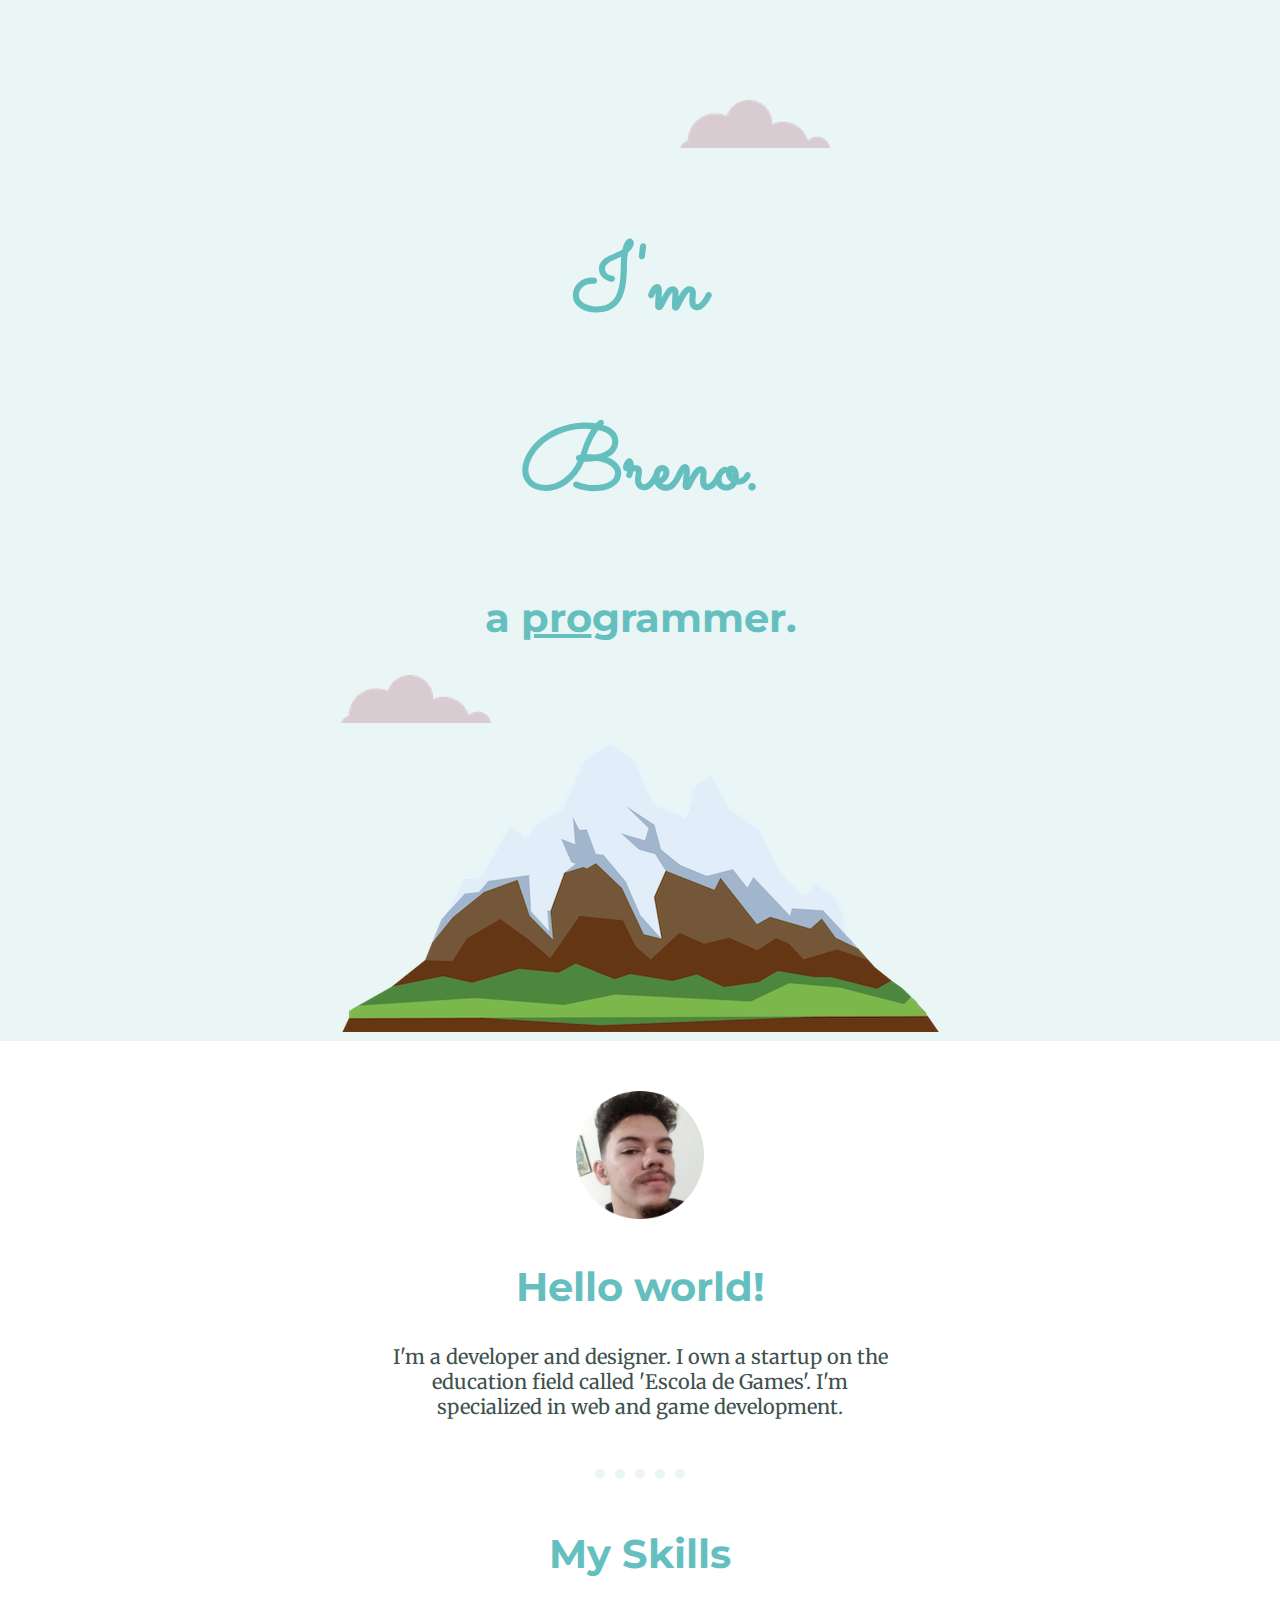
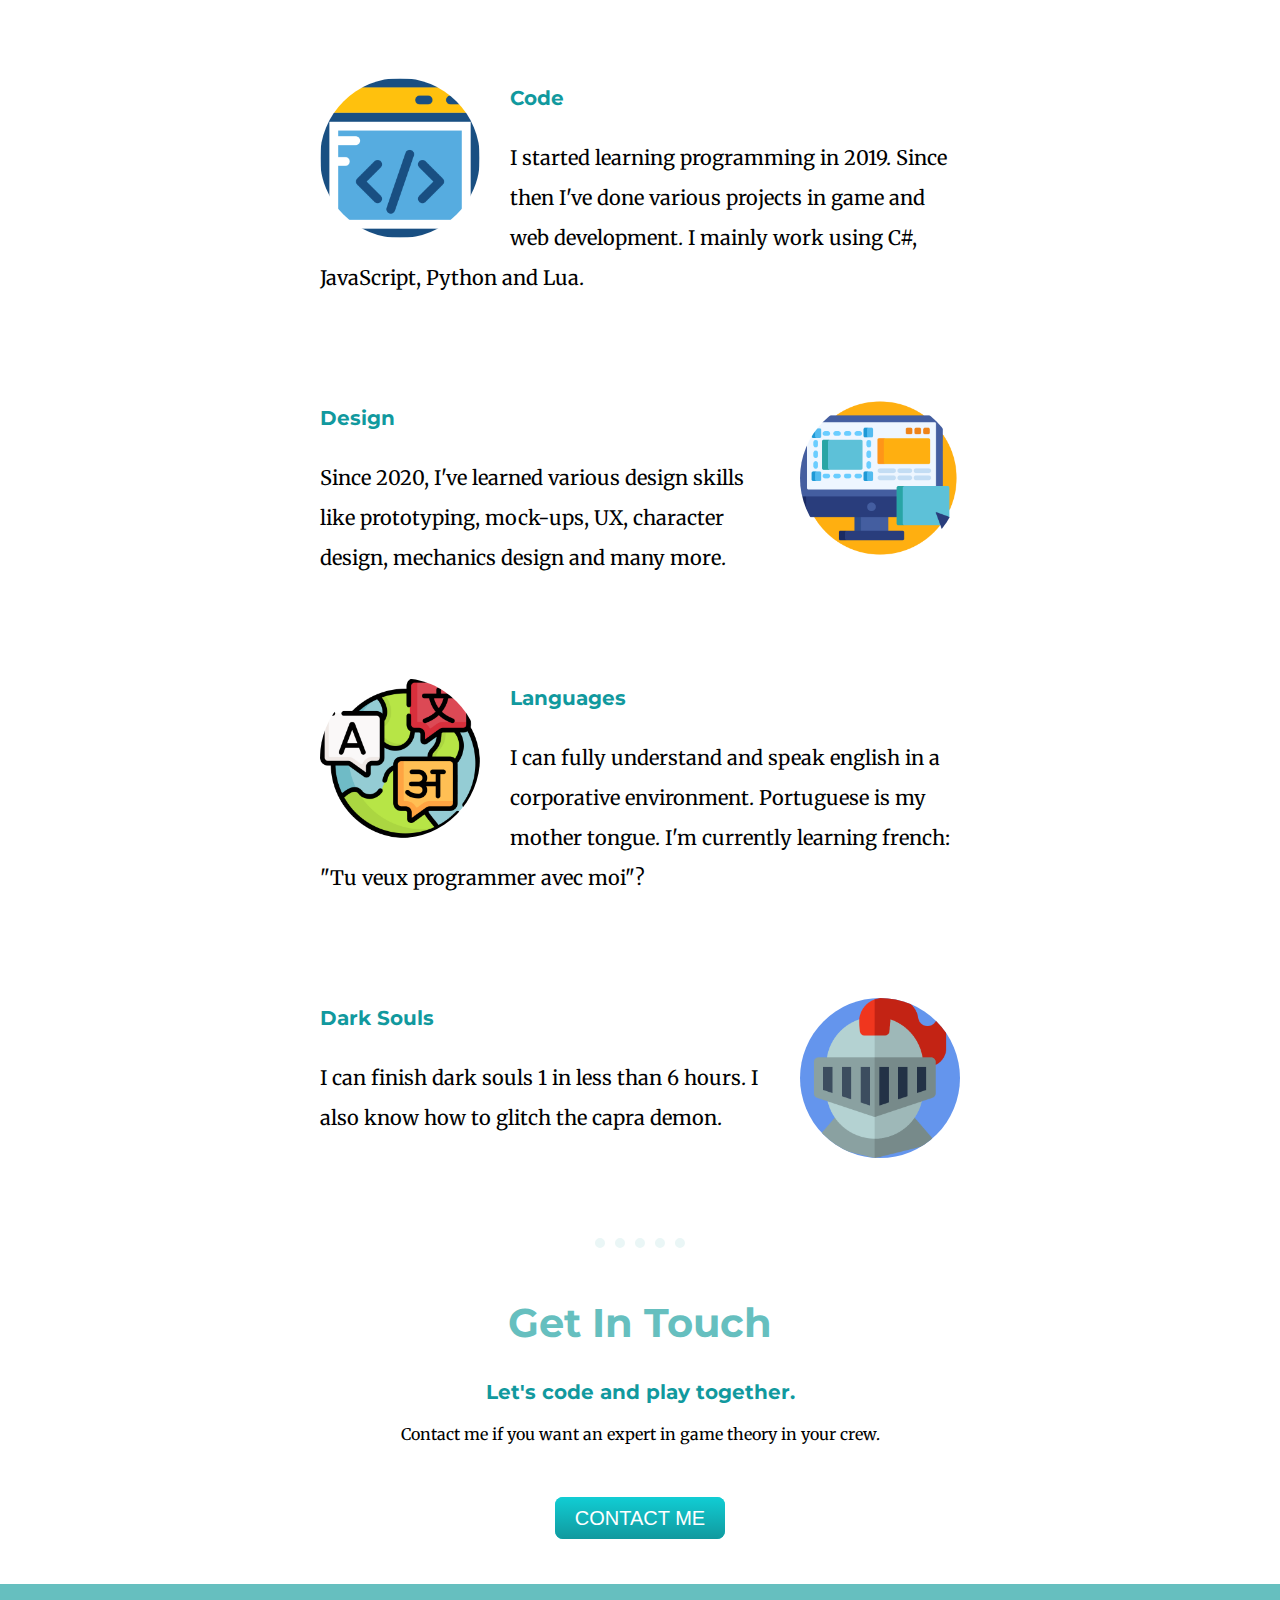
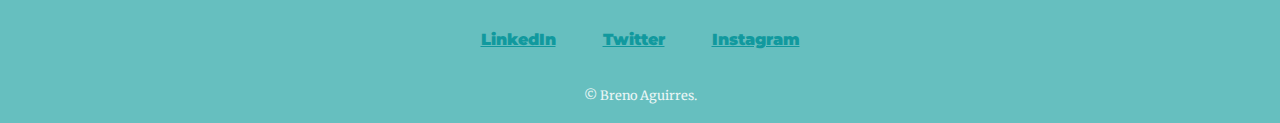
<file: CSS - Styled Portfolio/index.html>
<!DOCTYPE html>
<html lang="en">
<head>
    <meta charset="UTF-8">
    <title>Breno Aguirres</title>
    <link rel="stylesheet" href="css/styles.css">
    <link rel="icon" href="favicon.ico">
    <link rel="preconnect" href="https://fonts.googleapis.com">
    <link rel="preconnect" href="https://fonts.gstatic.com" crossorigin>
    <link href="https://fonts.googleapis.com/css2?family=Merriweather&display=swap" rel="stylesheet">
    <link rel="preconnect" href="https://fonts.googleapis.com">
    <link rel="preconnect" href="https://fonts.gstatic.com" crossorigin>
    <link href="https://fonts.googleapis.com/css2?family=Merriweather&family=Sacramento&display=swap" rel="stylesheet">
    <link rel="preconnect" href="https://fonts.googleapis.com">
    <link rel="preconnect" href="https://fonts.gstatic.com" crossorigin>
    <link href="https://fonts.googleapis.com/css2?family=Merriweather&family=Montserrat&family=Sacramento&display=swap" rel="stylesheet"> 
</head>
<body>
    <div id="top-container">
        <img class="top-cloud" src="images/cloud.png" alt="cloud-bg">
        <h1>I'm Breno.</h1>
        <h2>a <span>pro</span>grammer.</h2>
        <img class="bottom-cloud" src="images/cloud.png" alt="cloud-bg">
        <img src="images/mountain.png" alt="mountain-bg">
    </div>


    <div id="middle-container">
        <div class="profile">
            <img class="profile-pic" src="images/profilepic.png" alt="profile-pic">
            <h2>Hello world!</h2>
            <p class="text-bio">I'm a developer and designer. I own a startup on the education field called 'Escola de Games'. I'm specialized in web and game development.</p>
        </div>
        <hr>
        <div class="skills">
            <h2>My Skills</h2>
            <div class="skill-row">
                <img class="skill-code skill-img" src="images/code.png" alt="code-png">
                <h3>Code</h3>
                <p>I started learning programming in 2019. Since then I've done various projects in game and web development. I mainly work using C#, JavaScript, Python and Lua.</p>
            </div>
            <div class="skill-row">
                <img class="skill-design skill-img" src="images/design.png" alt="design-png">
                <h3>Design</h3>
                <p>Since 2020, I've learned various design skills like prototyping, mock-ups, UX, character design, mechanics design and many more.</p>
            </div>
            <div class="skill-row">
                <img class="skill-languages skill-img" src="images/languages.png" alt="languages-png">
                <h3>Languages</h3>
                <p>I can fully understand and speak english in a corporative environment. Portuguese is my mother tongue. I'm currently learning french: "Tu veux programmer avec moi"?</p>
            </div>
            <div class="skill-row">
                <img class="skill-img skill-ds" src="images/dark-souls.png" alt="darksouls-png">
                <h3>Dark Souls</h3>
                <p>I can finish dark souls 1 in less than 6 hours. I also know how to glitch the capra demon.</p>
            </div>
        </div>
        <hr>
        <div class="contact-me">
            <h2>Get In Touch</h2>     
            <h3>Let's code and play together.</h3>
            <p class="text-bottom">Contact me if you want an expert in game theory in your crew.</p>
            <a class="btn" href="mailto:name@email.com">CONTACT ME</a>
        </div>
    </div>


    <div id="bottom-container">
        <a class="footer-link" href="https://www.linkedin.com/">LinkedIn</a>
        <a class="footer-link" href="https://www.twitter.com/">Twitter</a>
        <a class="footer-link" href="https://www.instagram.com/">Instagram</a>
        <p class="text-copyright">© Breno Aguirres.</p>
    </div>
</body>
</html>
</file>
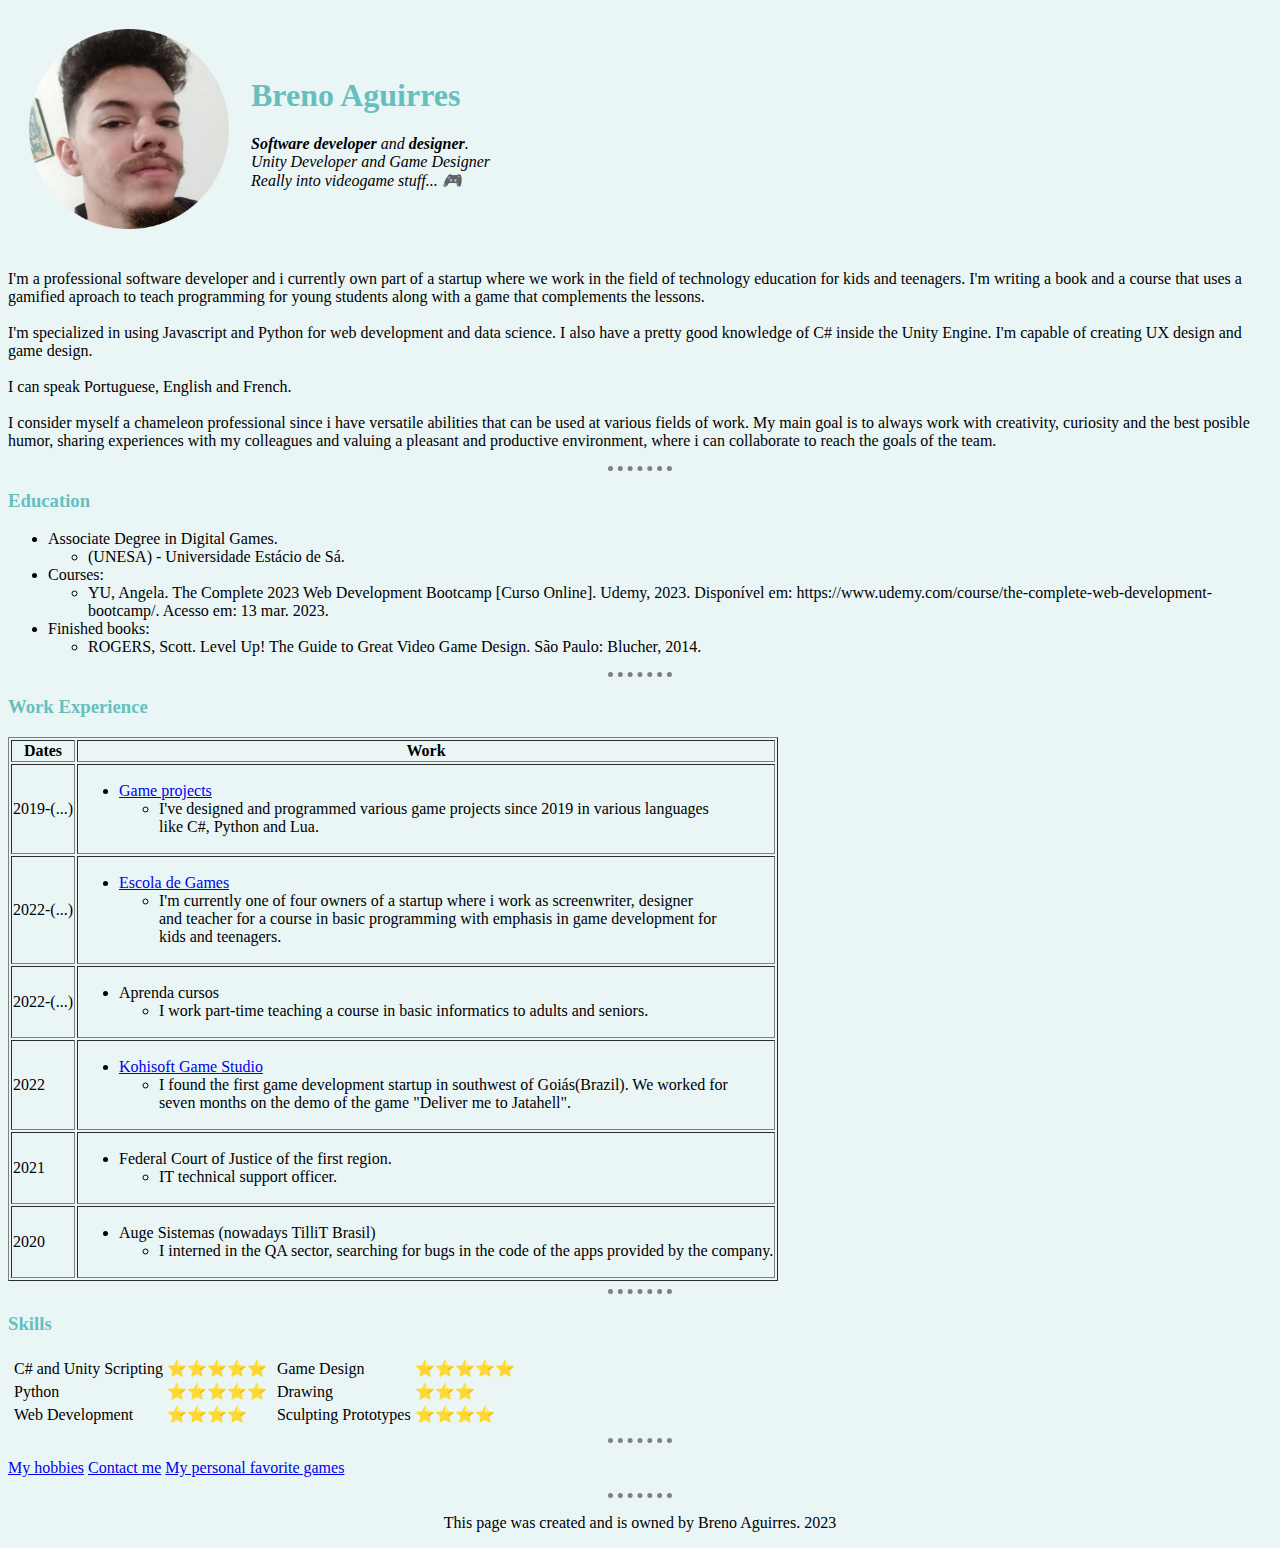
<file: HTML - Personal Site/index.html>
<!DOCTYPE html>
<html lang="en">
  <head>
    <meta charset="UTF-8" />
    <title>Breno's Portfolio</title>
    <link rel="stylesheet" href="styles/styles.css" />
  </head>
  <body>
    <table cellspacing="20">
      <tr>
        <td>
          <img
            src="images/profilepic.png"
            alt="Breno Aguirres"
            height="200"
            width="200"
          />
        </td>
        <td>
          <h1>Breno Aguirres</h1>
          <p>
            <em>
              <strong>Software developer</strong> and
              <strong>designer</strong>.<br />
              Unity Developer and Game Designer<br />
              Really into videogame stuff... 🎮
            </em>
          </p>
        </td>
      </tr>
    </table>

    <p>
      I'm a professional software developer and i currently own part of a
      startup where we work in the field of technology education for kids and
      teenagers. I'm writing a book and a course that uses a gamified aproach to
      teach programming for young students along with a game that complements
      the lessons.
      <br /><br />
      I'm specialized in using Javascript and Python for web development and
      data science. I also have a pretty good knowledge of C# inside the Unity
      Engine. I'm capable of creating UX design and game design.
      <br /><br />
      I can speak Portuguese, English and French.
      <br /><br />
      I consider myself a chameleon professional since i have versatile
      abilities that can be used at various fields of work. My main goal is to
      always work with creativity, curiosity and the best posible humor, sharing
      experiences with my colleagues and valuing a pleasant and productive
      environment, where i can collaborate to reach the goals of the team.
    </p>
    <hr />
    <h3>Education</h3>
    <ul>
      <li>
        Associate Degree in Digital Games.
        <ul>
          <li>(UNESA) - Universidade Estácio de Sá.</li>
        </ul>
      </li>
      <li>
        Courses:
        <ul>
          <li>
            YU, Angela. The Complete 2023 Web Development Bootcamp [Curso
            Online]. Udemy, 2023. Disponível em:
            https://www.udemy.com/course/the-complete-web-development-bootcamp/.
            Acesso em: 13 mar. 2023.
          </li>
        </ul>
      </li>
      <li>
        Finished books:
        <ul>
          <li>
            ROGERS, Scott. Level Up! The Guide to Great Video Game Design. São
            Paulo: Blucher, 2014.
          </li>
        </ul>
      </li>
    </ul>
    <hr />
    <h3>Work Experience</h3>
    <table border="1">
      <thead>
        <th>Dates</th>
        <th>Work</th>
      </thead>
      <tr>
        <td>2019-(...)</td>
        <td>
          <ul>
            <li>
              <a href="made-games.html">Game projects</a>
              <ul>
                <li>
                  I've designed and programmed various game projects since 2019
                  in various languages<br />
                  like C#, Python and Lua.
                </li>
              </ul>
            </li>
          </ul>
        </td>
      </tr>
      <tr>
        <td>2022-(...)</td>
        <td>
          <ul>
            <li>
              <a
                href="https://sites.google.com/ufj.edu.br/escoladegames/p%C3%A1gina-inicial?authuser=0"
                >Escola de Games</a
              >
              <ul>
                <li>
                  I'm currently one of four owners of a startup where i work as
                  screenwriter, designer<br />
                  and teacher for a course in basic programming with emphasis in
                  game development for<br />
                  kids and teenagers.
                </li>
              </ul>
            </li>
          </ul>
        </td>
      </tr>
      <tr>
        <td>2022-(...)</td>
        <td>
          <ul>
            <li>
              Aprenda cursos
              <ul>
                <li>
                  I work part-time teaching a course in basic informatics to
                  adults and seniors.
                </li>
              </ul>
            </li>
          </ul>
        </td>
      </tr>
      <tr>
        <td>2022</td>
        <td>
          <ul>
            <li>
              <a href="https://www.instagram.com/kohisoft/"
                >Kohisoft Game Studio</a
              >
              <ul>
                <li>
                  I found the first game development startup in southwest of
                  Goiás(Brazil). We worked for<br />
                  seven months on the demo of the game "Deliver me to Jatahell".
                </li>
              </ul>
            </li>
          </ul>
        </td>
      </tr>
      <tr>
        <td>2021</td>
        <td>
          <ul>
            <li>
              Federal Court of Justice of the first region.
              <ul>
                <li>IT technical support officer.</li>
              </ul>
            </li>
          </ul>
        </td>
      </tr>
      <tr>
        <td>2020</td>
        <td>
          <ul>
            <li>
              Auge Sistemas (nowadays TilliT Brasil)
              <ul>
                <li>
                  I interned in the QA sector, searching for bugs in the code of
                  the apps provided by the company.
                </li>
              </ul>
            </li>
          </ul>
        </td>
      </tr>
    </table>
    <hr />
    <h3>Skills</h3>
    <table>
      <tr>
        <td>
          <table>
            <tr>
              <td>C# and Unity Scripting</td>
              <td>⭐⭐⭐⭐⭐</td>
            </tr>
            <tr>
              <td>Python</td>
              <td>⭐⭐⭐⭐⭐</td>
            </tr>
            <tr>
              <td>Web Development</td>
              <td>⭐⭐⭐⭐</td>
            </tr>
          </table>
        </td>
        <td>
          <table>
            <tr>
              <td>Game Design</td>
              <td>⭐⭐⭐⭐⭐</td>
            </tr>
            <tr>
              <td>Drawing</td>
              <td>⭐⭐⭐</td>
            </tr>
            <tr>
              <td>Sculpting Prototypes</td>
              <td>⭐⭐⭐⭐</td>
            </tr>
          </table>
        </td>
      </tr>
    </table>
    <hr />
    <p>
      <a href="hobbies.html">My hobbies</a>
      <a href="contact-me.html">Contact me</a>
      <a href="favorite-games.html">My personal favorite games</a>
    </p>
    <hr />
    <center>
      <p>This page was created and is owned by Breno Aguirres. 2023</p>
    </center>
  </body>
</html>
</file>
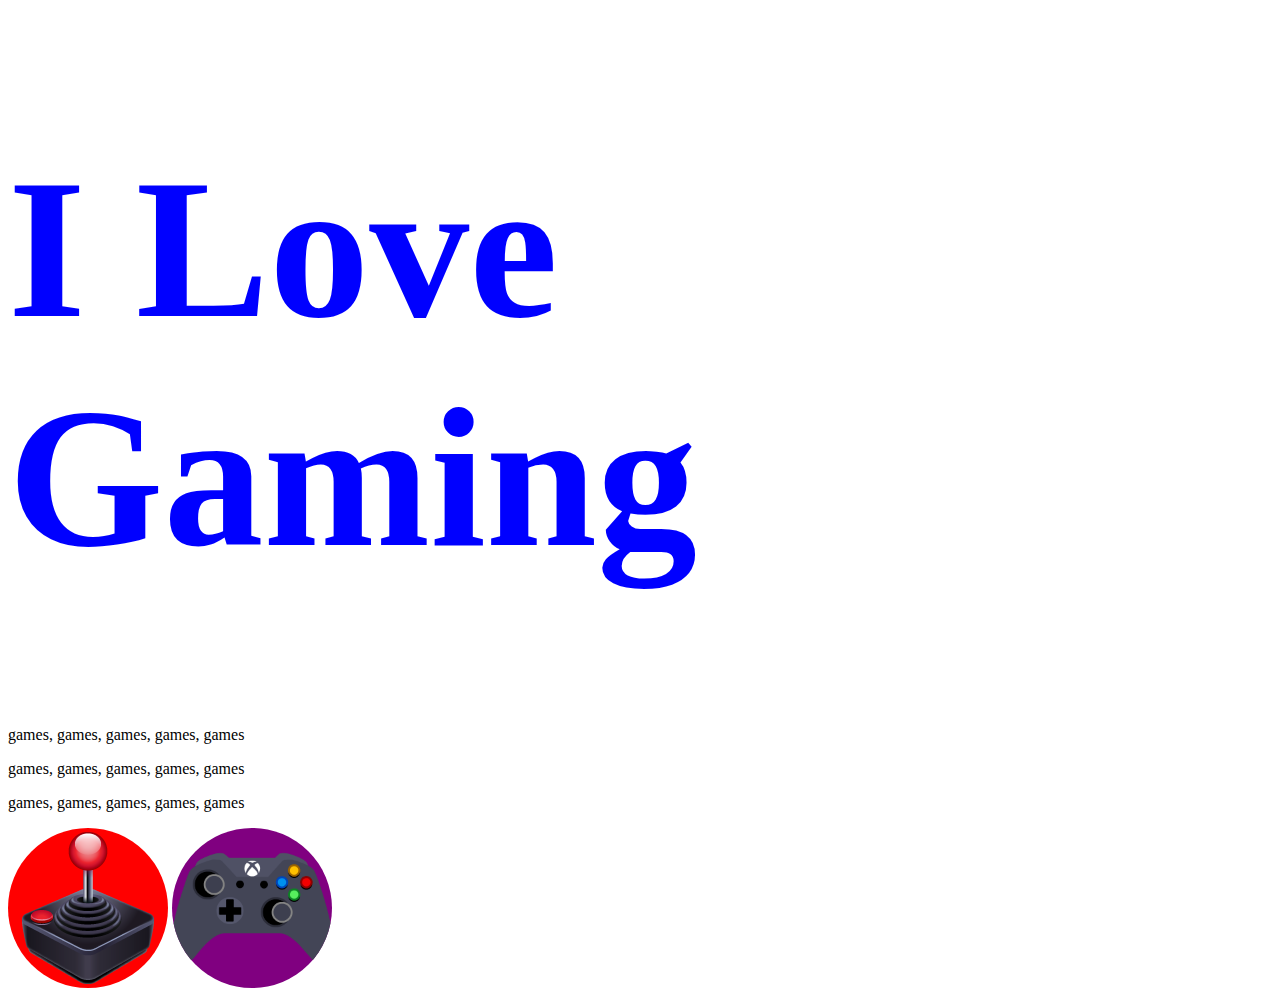
<file: z_I Love Games - Games Fansite/index.html>
<!DOCTYPE html>
<html lang="en">
<head>
    <meta charset="UTF-8">
    <title>Games Fansite</title>
    <link rel="stylesheet" href="css/styles.css">
</head>
<body>
    <h1 id="heading">I Love Gaming</h1>
    <p>games, games, games, games, games</p>
    <p>games, games, games, games, games</p>
    <p>games, games, games, games, games</p>
    <img class="atari circular" src="images/games.png" alt="games-icon">
    <img class= "joystick circular" src="images/controller.png" alt="controller-icon">
</body>
</html>
</file>
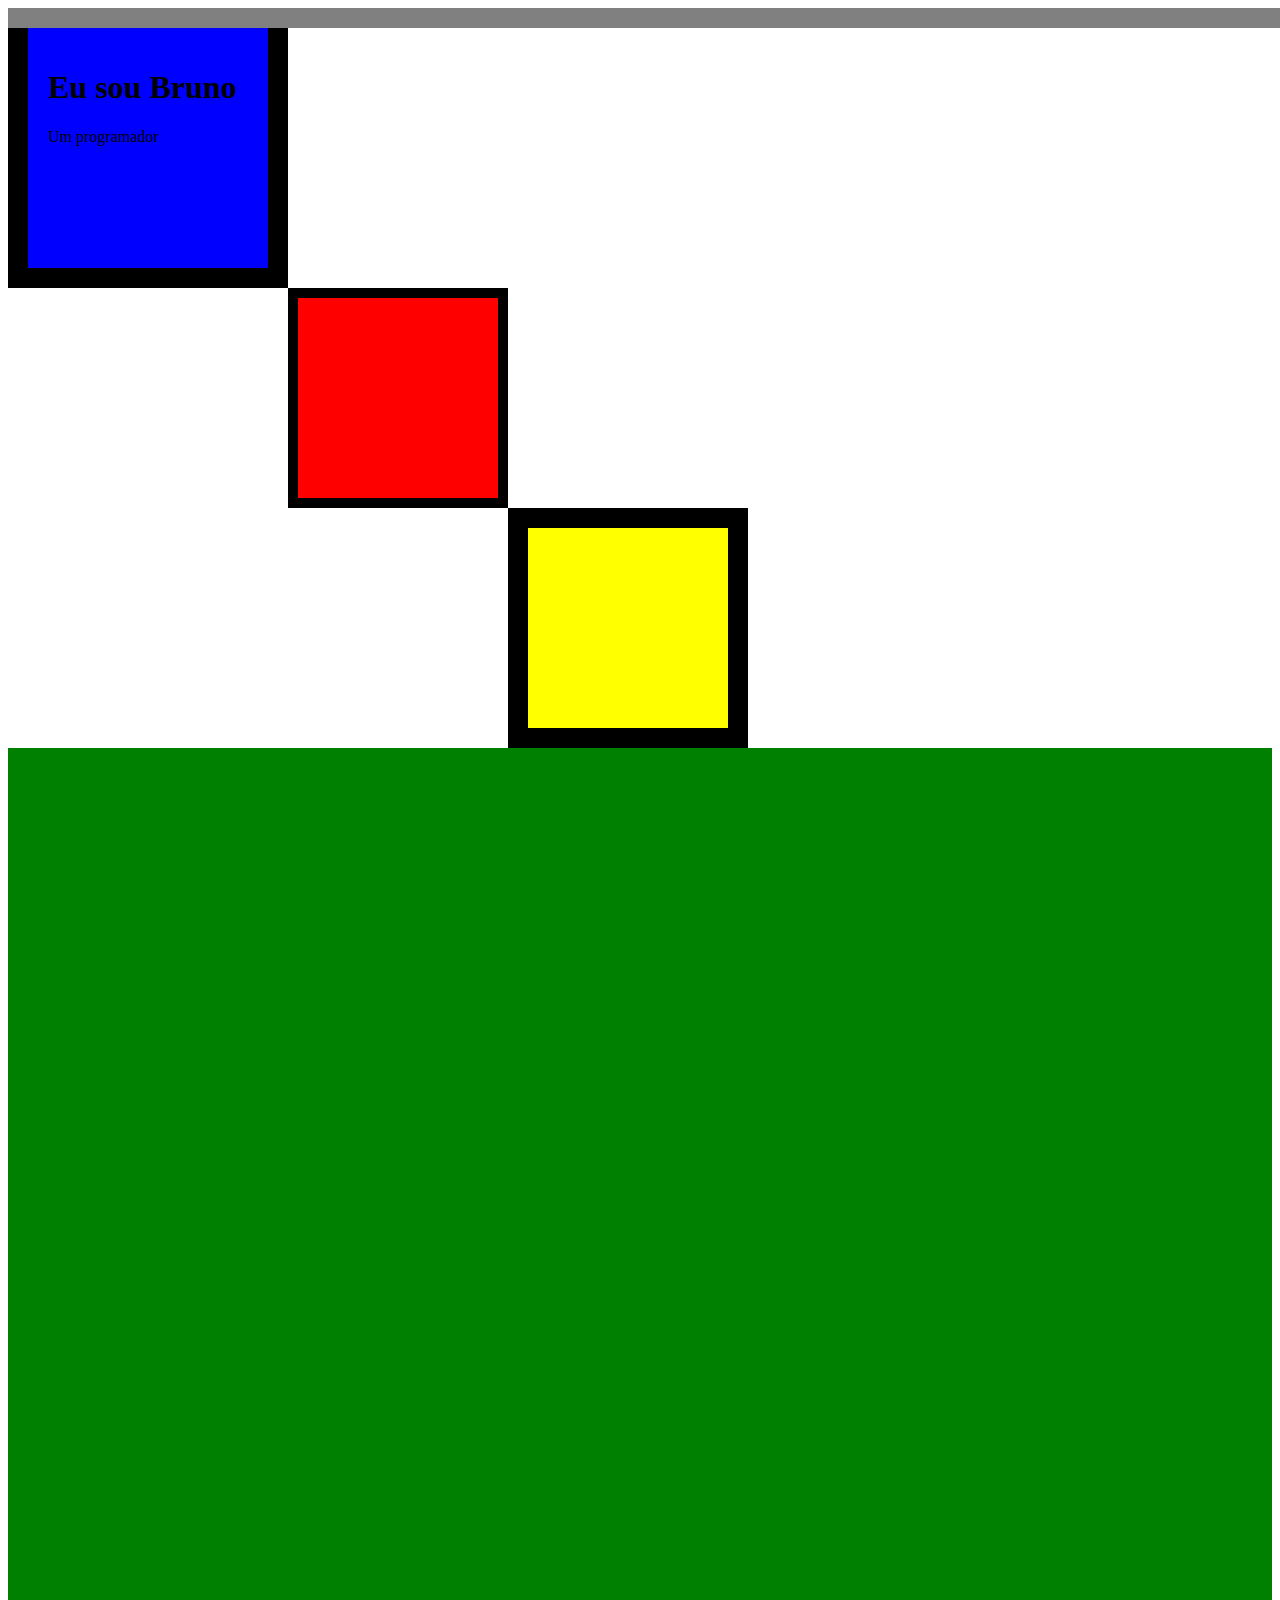
<file: z_qualquer-site/index.html>
<!DOCTYPE html>
<html lang="pt-BR">
<head>
    <meta charset="UTF-8">
    <title>QualquerSite</title>
    <link rel="stylesheet" href="styles.css">
</head>
<body>
    <div class="barra-nav">

    </div>
    <div class="conteiner-cima">
        <h1>Eu sou Bruno</h1>
        <p>Um programador</p>
    </div>
    <div class="conteiner-meio">
        
    </div>
    <div class="conteiner-baixo">

    </div>
    <div>
        
    </div>
</body>
</html>
</file>
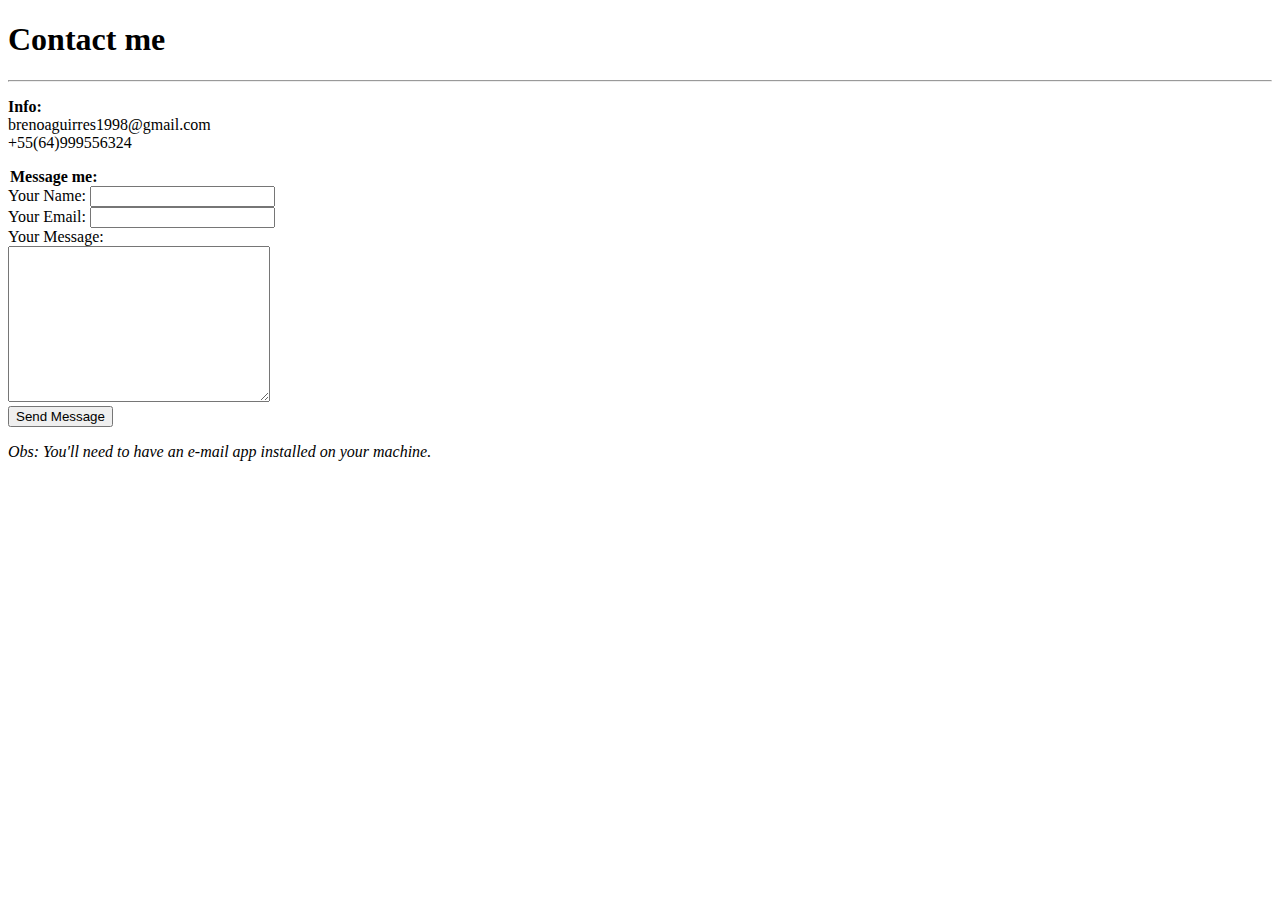
<file: HTML - Personal Site/contact-me.html>
<!DOCTYPE html>
<html lang="en">
<head>
    <meta charset="UTF-8">
    <title>Breno's Portfolio </title>
</head>
<body>
    <h1>Contact me</h1>
    <hr>
    <p>
        <strong>Info:</strong><br>
        brenoaguirres1998@gmail.com<br>
        +55(64)999556324<br>
    </p>
    <form action="mailto:brenoaguirres1998@gmail.com" method="post" enctype="text/plain">
        <legend><strong>Message me:</strong></legend>
        <label for="name">Your Name:</label>
        <input id="name" type="text" name="yourName"><br>
        <label for="email">Your Email:</label>
        <input id="email" type="text" name="yourEmail"><br>
        <label for="msg">Your Message:</label><br>
        <textarea id="msg" name="yourMessage" rows="10" cols="30"></textarea><br> 
        <input type="submit" name="" value="Send Message">
    </form>
    <p>
        <em>Obs: You'll need to have an e-mail app installed on your machine.</em>
    </p>
</body>
</html>
</file>
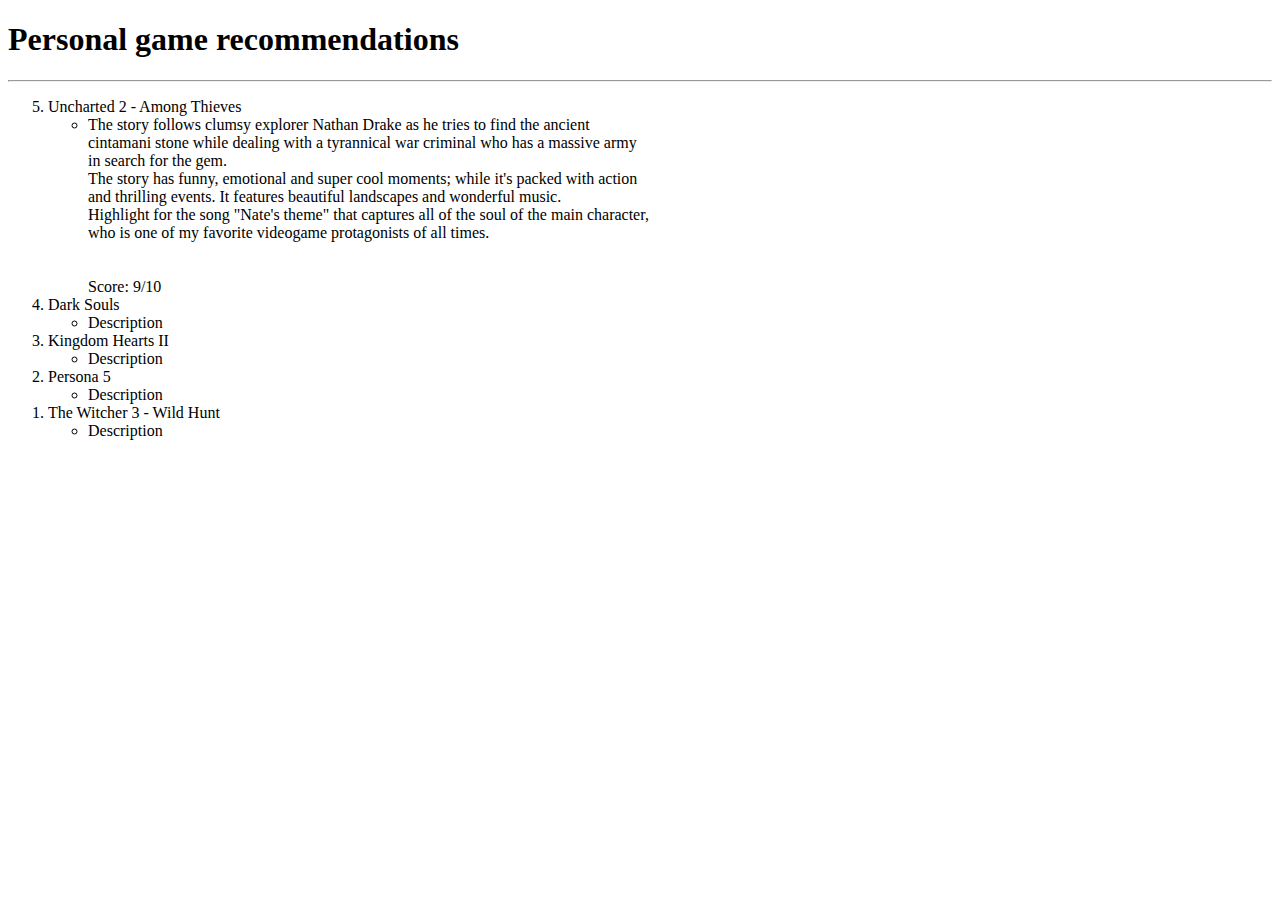
<file: HTML - Personal Site/favorite-games.html>
<!DOCTYPE html>
<html lang="en">
<head>
    <meta charset="UTF-8">
    <title>Breno's Portfolio </title>
</head>
<body>
    <h1>Personal game recommendations</h1>
    <hr>
    <ol reversed>
        <li>
            Uncharted 2 - Among Thieves
            <ul>
                <li>
                    The story follows clumsy explorer Nathan Drake as he tries to find the ancient<br>
                    cintamani stone while dealing with a tyrannical war criminal who has a massive army<br>
                    in search for the gem.<br>
                    The story has funny, emotional and super cool moments; while it's packed with action<br>
                    and thrilling events. It features beautiful landscapes and wonderful music.<br>
                    Highlight for the song "Nate's theme" that captures all of the soul of the main character,<br>
                    who is one of my favorite videogame protagonists of all times.</li>
                    <br><br>
                    Score: 9/10
                </li>
            </ul>
        </li>
        <li>
            Dark Souls
            <ul>
                <li>
                    Description
                </li>
            </ul>            
        </li>
        <li>
            Kingdom Hearts II
            <ul>
                <li>
                    Description
                </li>
            </ul>
        </li>
        <li>
            Persona 5
            <ul>
                <li>
                    Description
                </li>
            </ul>
        </li>
        <li>
            The Witcher 3 - Wild Hunt
            <ul>
                <li>
                    Description
                </li>
            </ul>
        </li>
    </ol>
</body>
</html>
</file>
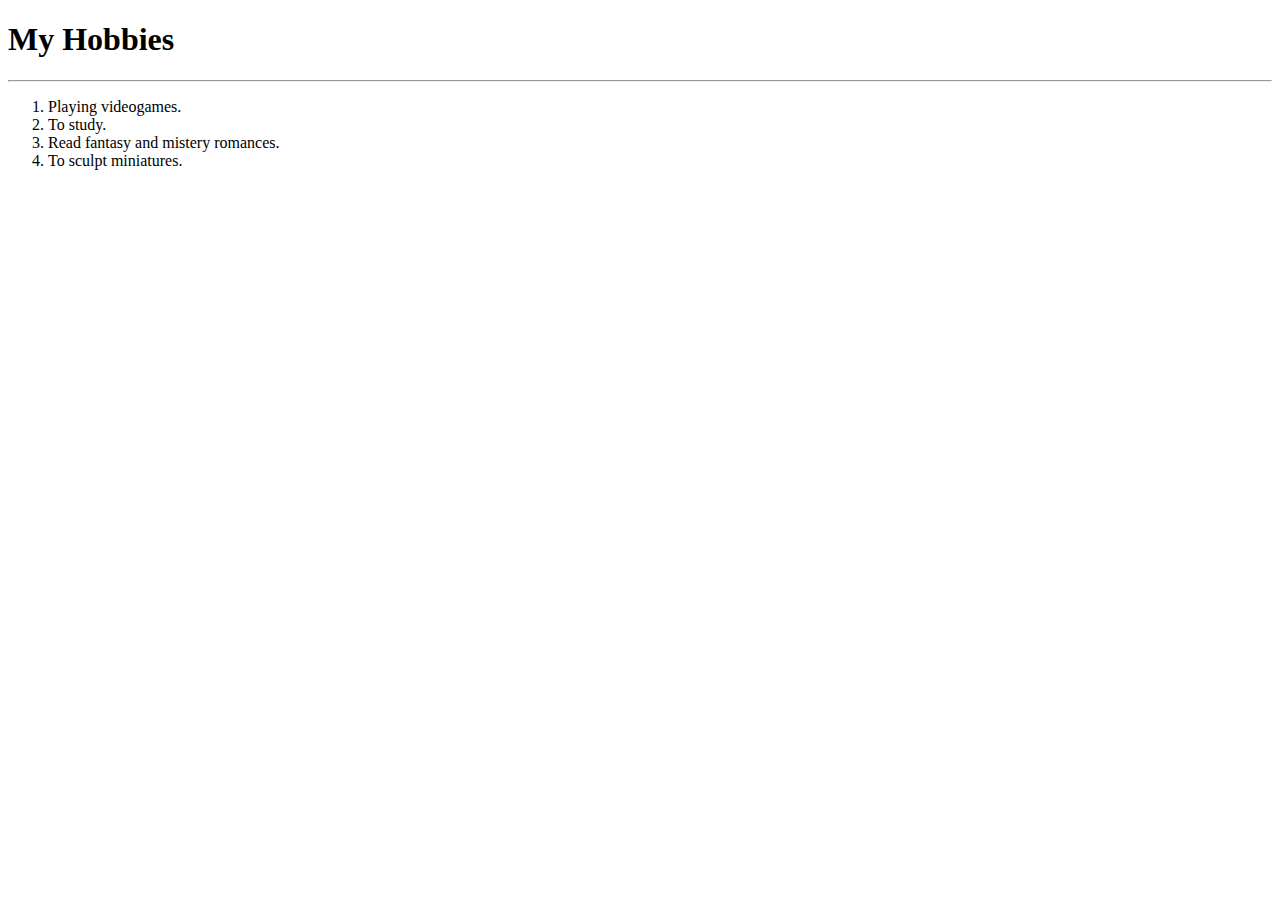
<file: HTML - Personal Site/hobbies.html>
<!DOCTYPE html>
<html lang="en">
<head>
    <meta charset="UTF-8">
    <title>Breno's Portfolio </title>
</head>
<body>
    <h1>My Hobbies</h1>
    <hr>
    <ol>
        <li>
            Playing videogames.
        </li>
        <li>
            To study.
        </li>
        <li>
            Read fantasy and mistery romances.
        </li>
        <li>
            To sculpt miniatures.
        </li>
    </ol>
</body>
</html>
</file>
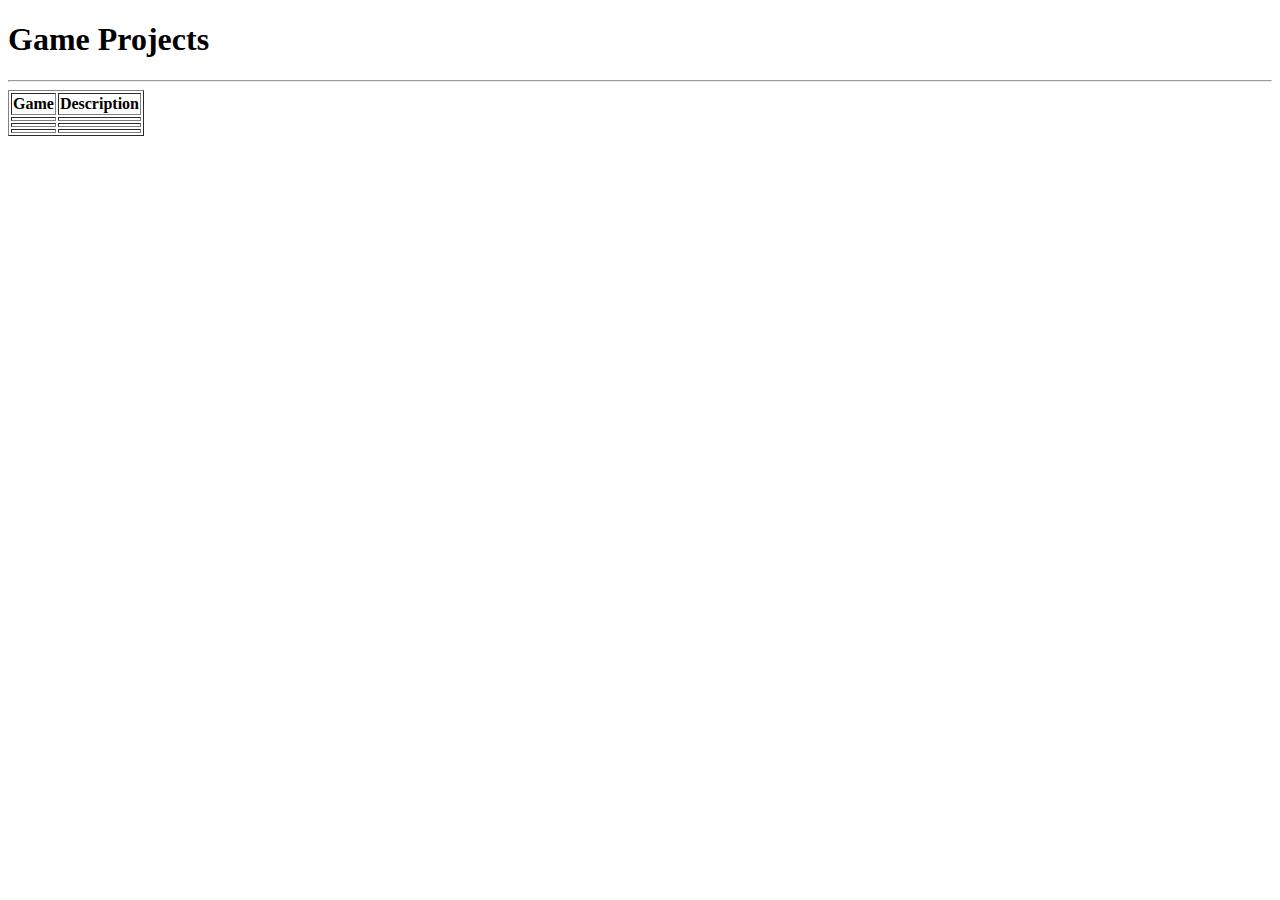
<file: HTML - Personal Site/made-games.html>
<!DOCTYPE html>
<html lang="en">
<head>
    <meta charset="UTF-8">
    <title>Breno's Portfolio </title>
</head>
<body>
    <h1>Game Projects</h1>
    <hr>
    <table border="1">
        <thead>
            <th>Game</th>
            <th>Description</th>
        </thead>
        <tr>
            <td>

            </td>
            <td>

            </td>
        </tr>
        <tr>
            <td>

            </td>
            <td>
                
            </td>
        </tr>
        <tr>
            <td>

            </td>
            <td>
                
            </td>
        </tr>
    </table>
</body>
</html>
</file>
<file: CSS - Styled Portfolio/css/styles.css>
body {
    font-family: "Merriweather", serif;
    font-size: 2rem;
    margin: 0;
    text-align: center;
}

h1 {
    color: #66BFBF;
    font-family: "Sacramento", cursive;
    font-size: 5.625rem;
    line-height: 2;
    margin: 50px auto 0 auto;
    width: 30%;
}

h2 {
    color: #66BFBF;
    font-family: "Montserrat", sans-serif;
    font-size: 2.5rem;
    font-weight: bolder;
}

h3 {
    color: #11999E;
    font-family: "Montserrat", sans-serif;
    font-size: 1.25rem;
    font-weight: bold;
}

a {
    color: #11999E;
    font-size: 1rem;
    font-family: "Montserrat", sans-serif;
    font-weight: 900;
    margin: 0px 20px;
}

a:hover {
    color: white;
}

span {
    text-decoration: underline;
}

hr {
    border-style: none;
    border-top: dotted;
    border-width: 10px;
    color: #EAF6F6;
    margin: 50px auto;
    width: 7%;
}

#top-container{
    background-color: #EAF6F6;
    margin-top: 0;
    padding-top: 150px;
    position: relative;
}

#bottom-container {
    background-color: #66BFBF;
    margin: 50px auto 0px auto;
    padding-top: 30px;
}

.top-cloud{
    position: absolute;
    right: 450px;
    top: 100px;
}

.bottom-cloud{
    position: absolute;
}

.text-bio {
    color: #40514E;
    font-size: 1.25rem;
    margin: 0px auto 0px auto;
    width: 40%;
}

.text-bottom {
    font-size: 1rem;
    margin-bottom: 50px;
}

.text-copyright {
    color: #EAF6F6;
    font-size: 0.8rem;
    margin-bottom: 0px;
    padding: 20px;
}

.skill-row {
    font-size: 1.25rem;
    line-height: 2;
    margin: 100px auto 100px auto;
    text-align: left;
    width: 50%;

}

.skill-img {
    border-radius: 100%;
    width: 25%;
}

.skill-code {
    float: left;
    margin-right: 30px;
}

.skill-design {
    float: right;
    margin-left: 30px;
}

.skill-languages {
    float: left;
    margin-right: 30px;
}

.skill-ds {
    background-color: cornflowerblue;
    float: right;
    margin-left: 30px;
}

.profile-pic {
    margin-top: 50px;
    width: 10%;
}

.btn {
    background: #11cdd4;
    background-image: -webkit-linear-gradient(top, #11cdd4, #11999e);
    background-image: -moz-linear-gradient(top, #11cdd4, #11999e);
    background-image: -ms-linear-gradient(top, #11cdd4, #11999e);
    background-image: -o-linear-gradient(top, #11cdd4, #11999e);
    background-image: linear-gradient(to bottom, #11cdd4, #11999e);
    -webkit-border-radius: 8;
    -moz-border-radius: 8;
    border-radius: 8px;
    color: #ffffff;
    font-family: Arial;
    font-size: 20px;
    font-weight: normal;
    margin: 150px auto 150px auto;
    padding: 10px 20px 10px 20px;
    text-decoration: none;
  }
  
  .btn:hover {
    background: #30e3cb;
    background-image: -webkit-linear-gradient(top, #30e3cb, #2bc4ad);
    background-image: -moz-linear-gradient(top, #30e3cb, #2bc4ad);
    background-image: -ms-linear-gradient(top, #30e3cb, #2bc4ad);
    background-image: -o-linear-gradient(top, #30e3cb, #2bc4ad);
    background-image: linear-gradient(to bottom, #30e3cb, #2bc4ad);
    text-decoration: none;
  }
</file>
<file: HTML - Personal Site/styles/styles.css>
body {
    background-color: #EAF6F6;
}

h1 {
    color: #66BFBF;
}

h3 {
    color: #66BFBF;
}

hr {
    border-style: none;
    border-top: dotted;
    border-color: grey;
    border-width: 5px;
    width: 5%;
}
</file>
<file: z_I Love Games - Games Fansite/css/styles.css>
h1 {
    color: red;
    font-size: 200px;
}

img {
    background-color: red;
}

img:hover {
    background-color: yellow;
}

.joystick {
    background-color: purple;
    width: 160px;
}

.circular {
    border-radius: 100%;
}

#heading {
    color: blue;
}
</file>
<file: z_qualquer-site/styles.css>
.barra-nav {
    background-color: grey;
    height: 20px;
    position: fixed;
}

.conteiner-cima {
    background-color: blue;
    height: 200px;
    width: 200px;
    border-width: 20px;
    border-style: solid;
    padding: 20px;
}

.conteiner-meio{
    background-color: red;
    height: 200px;
    width: 200px;
    border-width: 10px;
    border-style: solid;
    margin-left: 280px;
}

.conteiner-baixo{
    background-color: yellow;
    height: 200px;
    width: 200px;
    border-width: 20px;
    border-style: solid;
    margin-left: 500px;
}

div {
    background-color: green;
    height: 2144px;
    width: 100%;
}
</file>
